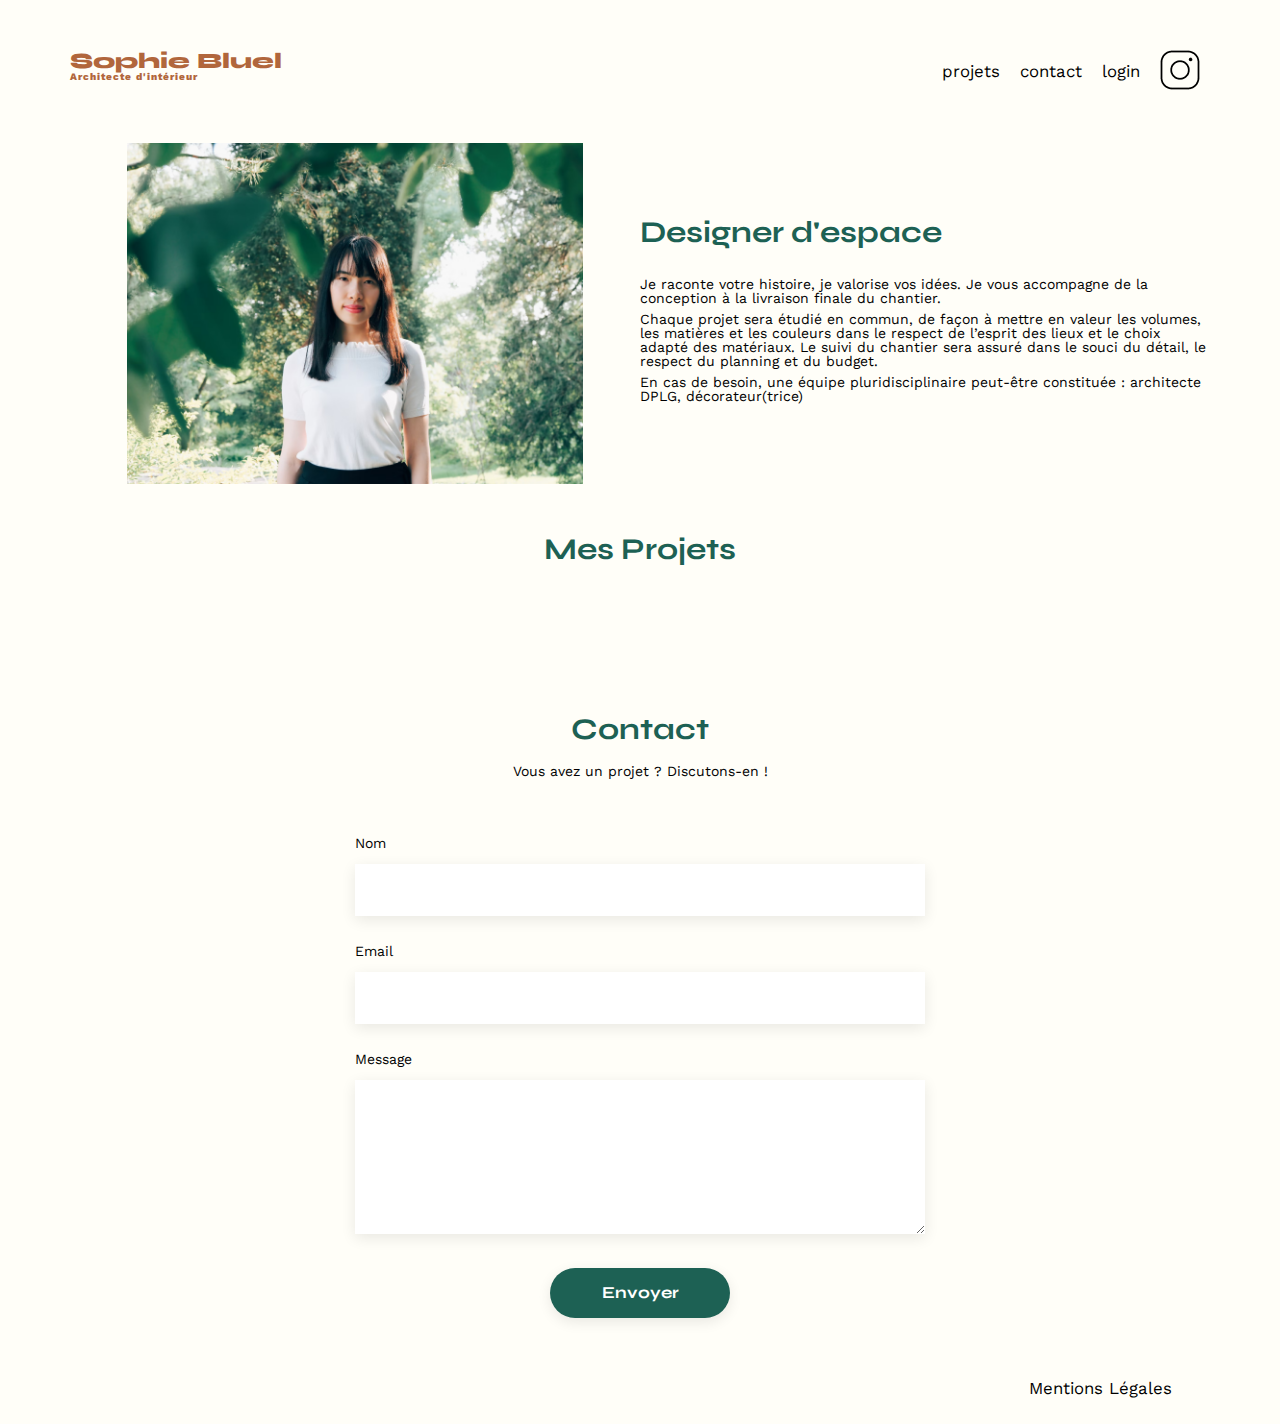
<file: FrontEnd/index.html>
<!DOCTYPE html>
<html lang="fr">
<head>
	<meta charset="UTF-8">
	<title>Sophie Bluel - Architecte d'intérieur</title>
	<meta name="viewport" content="width=device-width, initial-scale=1.0">
	<link rel="preconnect" href="https://fonts.googleapis.com">
	<link rel="preconnect" href="https://fonts.gstatic.com" crossorigin>
	<link href="https://fonts.googleapis.com/css2?family=Syne:wght@700;800&family=Work+Sans&display=swap" rel="stylesheet">
	<link rel="stylesheet" href="https://cdnjs.cloudflare.com/ajax/libs/font-awesome/6.2.1/css/all.min.css">
	<meta name="description" content="">
	<link rel="stylesheet" href="./assets/style.css">
	<script type="module" src="main.js"></script>

</head>

<body>

	<div id="edition-mode" class="hidden">
		<span class="fa-regular fa-pen-to-square" aria-hidden="true"></span>
		<span> Mode édition</span>
	</div>

	<header>
		<h1>Sophie Bluel <span>Architecte d'intérieur</span></h1>
		<nav>
			<ul>
				<li><a href="#portfolio">projets</a></li>
				<li><a href="#contact">contact</a></li>
				<li><span id="login_logout">login</span></li>
				<li><a href="https://www.instagram.com/" target="_blank"><img src="./assets/icons/instagram.png" alt="Instagram"></a></li>
				
			</ul>
		</nav>
	</header>


	<main>
		<div id="introduction">
			<figure>
				<img src="./assets/images/sophie-bluel.png" alt="">
			</figure>
			<article>
				<h2>Designer d'espace</h2>
				<p>Je raconte votre histoire, je valorise vos idées. Je vous accompagne de la conception à la livraison finale du chantier.</p>
				<p>Chaque projet sera étudié en commun, de façon à mettre en valeur les volumes, les matières et les couleurs dans le respect de l’esprit des lieux et le choix adapté des matériaux. Le suivi du chantier sera assuré dans le souci du détail, le respect du planning et du budget.</p>
				<p>En cas de besoin, une équipe pluridisciplinaire peut-être constituée : architecte DPLG, décorateur(trice)</p>
			</article>
		</div>
		<section id="portfolio">
			
				<div class="mesprojets">
					<h2>Mes Projets</h2>
					
					<a href="#modal1" id="bouton-modifier" class="hidden">
						<i class="fa-lg fa-solid fa-pen-to-square" aria-hidden="true"></i><span>modifier</span>
					</a>
				</div>
			
			<div id="filtres"></div>

			<div class="gallery"></div>
			
		</section>
		<section id="contact">
			<h2>Contact</h2>
			<p>Vous avez un projet ? Discutons-en !</p>
			<form action="#" method="post">
				<label for="name">Nom</label>
				<input type="text" name="name" id="name">
				<label for="email">Email</label>
				<input type="email" name="email" id="email">
				<label for="message">Message</label>
				<textarea name="message" id="message" cols="30" rows="10"></textarea>
				<input type="submit" value="Envoyer">
			</form>
		</section>
	</main>


	<footer>
		<nav>
			<ul>
				<li>Mentions Légales</li>
			</ul>
		</nav>
	</footer>




	<!-- Modal -->

	<div id="modal" class="modal hidden">

		<div class="modal1-content">
			<div class="close-button"><i class="fas fa-times close1" aria-hidden="true"></i></div>
			<div class="cadre">
				<h2>Galerie photo</h2>
				<div class="modal-gallery"></div>
				<div class="bloc_ajouter">
					<div class="separateur"></div>
					<button id="butt_ajouter_photo">Ajouter une photo</button>
				</div>
				
			</div>
		</div>

		<div class="modal2-content hidden">
			<div class="close-button"><i class="fas fa-times close2" aria-hidden="true"></i></div>
			<div class="prev-button"><i class="fa-solid fa-arrow-left prev" aria-hidden="true"></i></div>
			<div class="cadre">
				<h2>Ajout photo</h2>

				
				<form id="form_add_projet" class="formulaire" name="ajouterprojet">

					<div id="blocphoto">
						<img src="./assets/icons/imageajoutphoto.png" id="icon_choisir_photo" alt="Choisir une image">
						<label for="photo_file" id="choisir_photo">+ Ajouter photo</label>
						<p>jpg, png : 4mo max</p>
						<div id="photo_preview" class="hidden"></div>
					</div>

					<input type="file" class="hidden" name="photo" id="photo_file" accept="image/png, image/jpeg" required>
					<label for="titre" class="textlabel">Titre</label>
					<input type="text" id="titre" name="titre" required>
					<label for="menu_deroulant" class="textlabel">Catégorie</label>
					<select id="menu_deroulant" name="Categories"></select>
					
				</form>
				
				<div class="bloc_valider">
					<div class="separateur"></div>
					<button id="butt_valider">Valider</button>
					
				</div>
			</div>
		</div>
		
	</div>


</body>
</html>
</file>
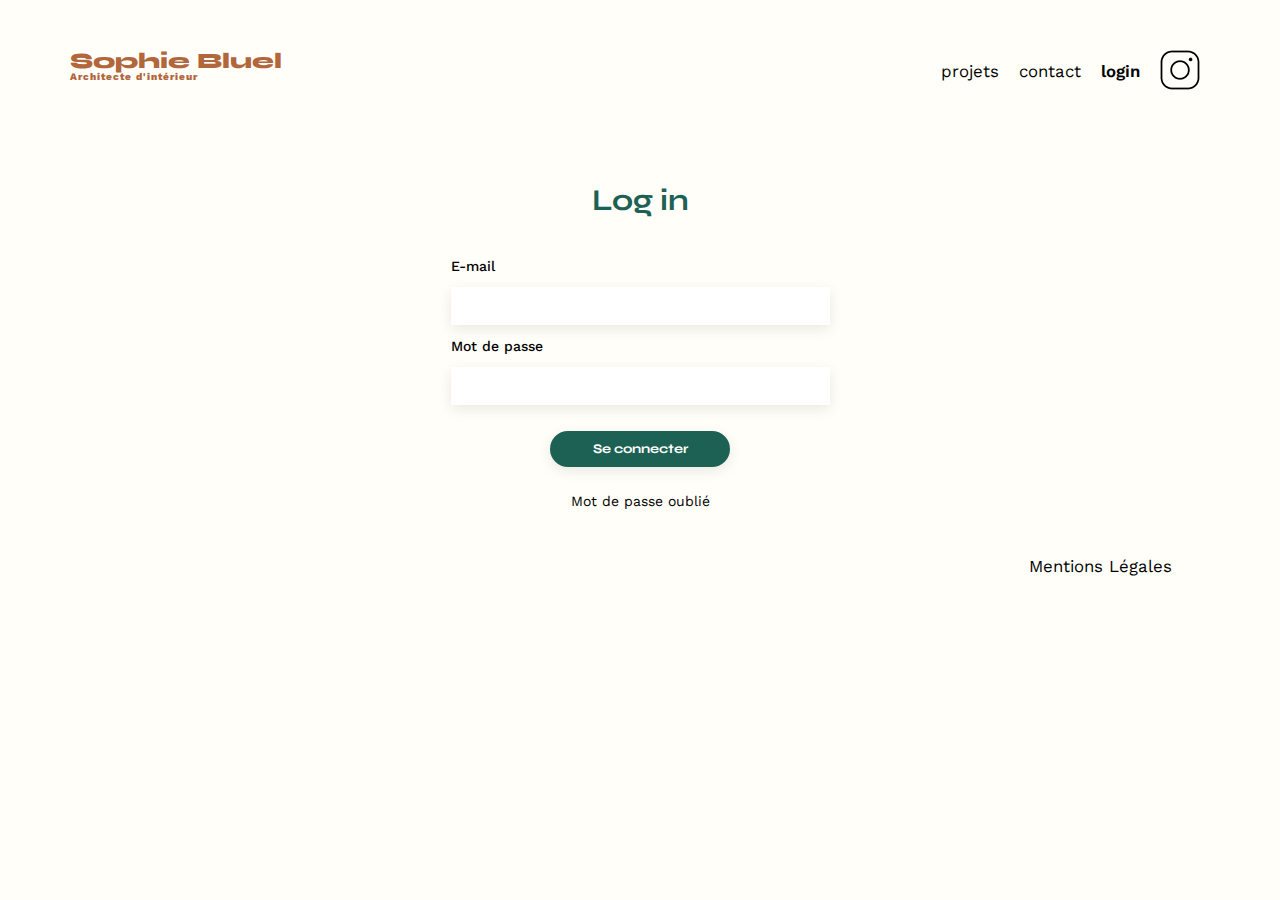
<file: FrontEnd/login.html>
<!DOCTYPE html>
<html lang="fr">
<head>
	<meta charset="UTF-8">
	<title>Sophie Bluel - Architecte d'intérieur</title>
	<meta name="viewport" content="width=device-width, initial-scale=1.0">
	<link rel="preconnect" href="https://fonts.googleapis.com">
	<link rel="preconnect" href="https://fonts.gstatic.com" crossorigin>
	<link href="https://fonts.googleapis.com/css2?family=Syne:wght@700;800&family=Work+Sans&display=swap" rel="stylesheet">
	<meta name="description" content="">
	<link rel="stylesheet" href="./assets/style.css">
    <script type="module" src="login.js"></script>

</head>
<body>
<header>
	<a href="index.html"><h1>Sophie Bluel <span>Architecte d'intérieur</span></h1></a>
	<nav>
		<ul>
			<li><a href="index.html#portfolio">projets</a></li>
			<li><a href="index.html#contact">contact</a></li>
			<li class="login">login</li>
			<li><a href="https://www.instagram.com/" target="_blank"><img src="./assets/icons/instagram.png" alt="Instagram"></a></li>
			
		</ul>
	</nav>
</header>
<main>

    <div class="formulaire-login">
        <section id="login">
            <h2>Log in</h2>
			<div id="message-error"></div>
            <form action="login.html" method="Post" class="info-login">
                <label for="email">E-mail</label>
                <input type="email" name="email" id="email">
                <label for="password">Mot de passe</label>
                <input type="text" name="password" id="password">
                <input id="connexion" type="submit" value="Se connecter">

                <a href="">Mot de passe oublié</a>
            </form>
        </section>
    </div>


</main>

<footer>
	<nav>
		<ul>
			<li>Mentions Légales</li>
		</ul>
	</nav>
</footer>
</body>
</html>
</file>
<file: FrontEnd/assets/style.css>
/* http://meyerweb.com/eric/tools/css/reset/
   v2.0 | 20110126
   License: none (public domain)
*/

html, body, div, span, applet, object, iframe,
h1, h2, h3, h4, h5, h6, p, blockquote, pre,
a, abbr, acronym, address, big, cite, code,
del, dfn, em, img, ins, kbd, q, s, samp,
small, strike, strong, sub, sup, tt, var,
b, u, i, center,
dl, dt, dd, ol, ul, li,
fieldset, form, label, legend,
table, caption, tbody, tfoot, thead, tr, th, td,
article, aside, canvas, details, embed,
figure, figcaption, footer, header, hgroup,
menu, nav, output, ruby, section, summary,
time, mark, audio, video {
	margin: 0;
	padding: 0;
	border: 0;
	font-size: 100%;
	font: inherit;
	vertical-align: baseline;
}
/* HTML5 display-role reset for older browsers */
article, aside, details, figcaption, figure,
footer, header, hgroup, menu, nav, section {
	display: block;
}

html {
	background: #FFFEF8;
}

body {
	line-height: 1;
}
ol, ul {
	list-style: none;
}
blockquote, q {
	quotes: none;
}
blockquote:before, blockquote:after,
q:before, q:after {
	content: '';
	content: none;
}
table {
	border-collapse: collapse;
	border-spacing: 0;
}
/** end reset css**/
body {
	max-width: 1140px;
	margin:auto;
	font-family: 'Work Sans' ;
	font-size: 14px;
}
header {
	display: flex;
	justify-content: space-between;
	margin: 50px 0
}
section {
	margin: 50px 0
}

h1{
	display: flex;
	flex-direction: column;
	font-family: 'Syne';
	font-size: 22px;
	font-weight: 800;
	color: #B1663C
}

h1 > span {
	font-family: 'Work Sans';
	font-size:10px;
	letter-spacing: 0.1em;
;
}

h2{
	font-family: 'Syne';
	font-weight: 700;
	font-size: 30px;
	color: #1D6154
}
nav ul {
	display: flex;
	align-items: center;
	list-style-type: none;

}
nav li {
	padding: 0 10px;
	font-size: 1.2em;
}

#introduction {
	display: flex;
	align-items: center;
}
#introduction figure {
	flex: 1
}
#introduction img {
	display: block;
	margin: auto;
	width: 80%;
}

#introduction article {
	flex: 1
}
#introduction h2 {
	margin-bottom: 1em;
}

#introduction p {
	margin-bottom: 0.5em;
}

#portfolio h2 {
	text-align: center;
}

.gallery {
	width: 100%;
	display: grid;
	grid-template-columns: 1fr 1fr 1fr;
	grid-column-gap: 20px;
	grid-row-gap: 20px;
	margin-top: 50px;
}


.gallery img {
	width: 100%;
	height: 95%;
	margin-bottom: 5px;
	object-fit: cover;
}

#contact {
	width: 50%;
	margin: auto;
}

#contact > * {
	text-align: center;

}

#contact h2{
	margin-bottom: 20px;
}

#contact form {
	text-align: left;
	margin-top:30px;
	display: flex;
	flex-direction: column;
}

#contact input {
	height: 50px;
	font-size: 1.2em;
	border: none;
	box-shadow: 0px 4px 14px rgba(0, 0, 0, 0.09);
}

#contact label {
	margin: 2em 0 1em 0;
}

#contact textarea {
	border: none;
	box-shadow: 0px 4px 14px rgba(0, 0, 0, 0.09);
}

#contact input[type="submit"],#login input[type="submit"] {
	font-family: 'Syne';
	font-weight: 700;
	color: white;
	background-color: #1D6154;
	margin : 2em auto ;
	width: 180px;
	text-align: center;
	border-radius: 60px ;
}


footer nav ul {
	display: flex;
	justify-content: flex-end;
	margin: 2em
}

/* -------------------------- NOUVELLES ENTREES------------------------------*/

/* Filtres catégories*/ 

#edition-mode{
	background-color : black;
	width:100%;
	height: 59px;
	display: flex;
    justify-content: center;
    align-items: center;
    gap: 10px;
	color: white;
	font-size: 16px;
	font-weight: 400;
	

}

.editor span{
	background-color : black;
	font-size: 16px;
}


#filtres {
	display: flex;
	width: 100%;
	justify-content: center;
	gap: 10px;
}

.filtre {
	padding: 10px 20px;
	border-radius: 60px;
	border: solid 1px #1D6154;
	background: none;
	color: #1D6154;
	font-family: 'Syne';
	font-weight: 700;
	font-size: 16px;
	text-align: center;
	margin: 0;
	width: auto;
	cursor: pointer;
	box-sizing: border-box;
}

.filtre:hover {
	background-color: #1D6154;
	color: white;
}

.filtre_actif {
	background-color: #1D6154;
	color: white;
	cursor: default;
}


a {
	color: black;
	text-decoration: none;
}

a:hover {
	color: #B1663C;
	cursor: pointer;
}

/*gestion Login/Logout + boutoun modifer*/

.login {
    font-weight: 600;
    cursor: default;
}



.formulaire-login {
	text-align: center;
	margin-left: 50%;
	width: 379px;
	margin-left: auto;
	margin-right: auto;
	margin-top: 92px;
}


#login a {
	text-align: center;

}

#login form {
	text-align: left;
	display: flex;
	flex-direction: column;
}

#login input {
	height: 36px;
	border: none;
	box-shadow: 0px 4px 14px rgba(0, 0, 0, 0.09);
	text-align: center;
}

#login label {
	margin-bottom: 1em;
	margin-top: 1em;
	font-size: 14px;
	font-weight: 500;
}


#bouton_login {
	color: white;
	background-color: #1D6154;
	width: 179px;
	border-radius: 60px ;
	
}

#connexion {
	cursor: pointer;
}

#message-error {
	color: red;
	margin-top: 10px;
	visibility: hidden;
	height: 20px;
}


#login_logout {
	cursor: pointer;
}

#login_logout:hover {
	color: #B1663C;
}

.mesprojets{
	display:flex;
	justify-content:center;
	align-items: center;
	gap: 30px;
	margin-bottom: 50px;
}

#bouton-modifier span {
	margin-left: 10px;
}


/* modal 1 & 2 */

.modal {
    position: fixed;
	display: flex;
	justify-content: center;
	align-items: center;
    z-index: 1;
    left: 0;
    top: 0;
    width: 100%;
    height: 100%;
    background-color: rgba(0, 0, 0, 0.5);
	
}

.hidden {
    display: none !important;
}

.modal1-content, .modal2-content {
	position: relative;
	display: flex;
	justify-content: center;
	background-color: white;
    padding: 20px;
    width: 630px;
    height: 688px;
    border-radius: 10px;
	box-sizing: border-box;
	
	
}

.cadre {
	display: flex;
	flex-direction: column;
	justify-content: space-between;
	align-items: center;
	height: 100%;
	width: 420px;
	gap: 50px;
	
}

.close-button {
	position: absolute;
	font-size: 24px;
	right: 20px;
	cursor: pointer;
	
}

.prev-button {
	position: absolute;
	font-size: 21px;
	left: 20px;
	cursor: pointer;
	
}

.modal1-content h2 {
	font-size: 26px;
	font-weight: 400;
	line-height: 30.5px;
	color: black;
	margin-top: 40px;

}

.modal2-content h2 {
	font-size: 26px;
	font-weight: 400;
	line-height: 30.5px;
	color: black;
	margin-top: 40px;

}


.separateur {
    border-top: 1px solid #B3B3B3;
	width: 420px;
	margin-bottom: 40px;
}

.bloc_ajouter, .bloc_valider {
	display: flex;
	flex-direction: column;
    align-items: center;
}



#butt_ajouter_photo {

	color: white;
	background-color: #1D6154;
	width: 237px;
	height: 36px;
	border-radius: 60px ;
	font-size: 14px;
	font-weight: 700;
	margin-bottom: 20px;
	border: none;
	cursor: pointer;
	padding: 0;
	
	
}

.modal-gallery {

	overflow: auto;
	width: 100%;
	display: grid;
	grid-template-columns: repeat(5, 1fr);
	grid-column-gap: 8px;
	grid-row-gap: 10px;
	

}

.modal-gallery img {
	width: 100%;
	height: 100%;
	object-fit: cover;
	
}

.modal-gallery figure {
	position: relative;
}

figure i {
	position: absolute;
	top: 3px;
	right: 3px;
	color: white;
	background-color: black;
	width: 17px;
	height: 17px;
	box-sizing: border-box;
	padding-left: 3px;
	padding-top: 2px;
	

	
}

.fa-trash-can {
	font-weight: 100;
	font-size: 11px;
	cursor: pointer;
	
}

#butt_valider {

	color: white;
	background-color: #A7A7A7;
	width: 237px;
	height: 36px;
	border-radius: 60px ;
	font-size: 14px;
	font-weight: 700;
	margin-bottom: 20px;
	border: none;
	cursor: pointer;
	padding: 0;
	
	
}

.formulaire {
	display: flex;
	flex-direction: column;
	width: 100%;
}

#blocphoto {
	display: flex;
	flex-direction: column;
	justify-content: space-evenly;
	align-items: center;
	text-align: center;
	background-color: #E8F1F6;
	border-radius: 3px;
	width: 100%;
	box-sizing: border-box;
	height: 169px;
}
#blocphoto p {
	font-size: 10px;
	font-weight: 400;
	margin-bottom: 10px;
}


#icon_choisir_photo {
	width: 76px;
	height: 76px;
}

#choisir_photo  {
	font-family: 'Work Sans';
	font-size: 14px;
	font-weight: 500;
	color: #306685;
	background-color: #CBD6DC;
	padding: 10px 33px;
	margin-bottom: 10px;
	cursor: pointer;
	border-radius: 50px;
	
}

#form_add_projet label {
	font-size: 14px;
	font-weight: 600;
	line-height: 16.42px;
	color: #3D3D3D;
	
}

#form_add_projet input,select {
	height: 51px;
	box-sizing: border-box;
	border: none;
	box-shadow: 0px 4px 14px rgba(0, 0, 0, 0.09);
	font-size: 14px;
	font-weight: 400;
	color: #444444;
	line-height: 16.42px;
	padding-left: 20px;
	

}

.textlabel {
	margin-bottom: 10px;
	margin-top: 30px;
}

#photo_preview {
	display: flex;
	justify-content: center;
	height: 169px;
}
</file>
